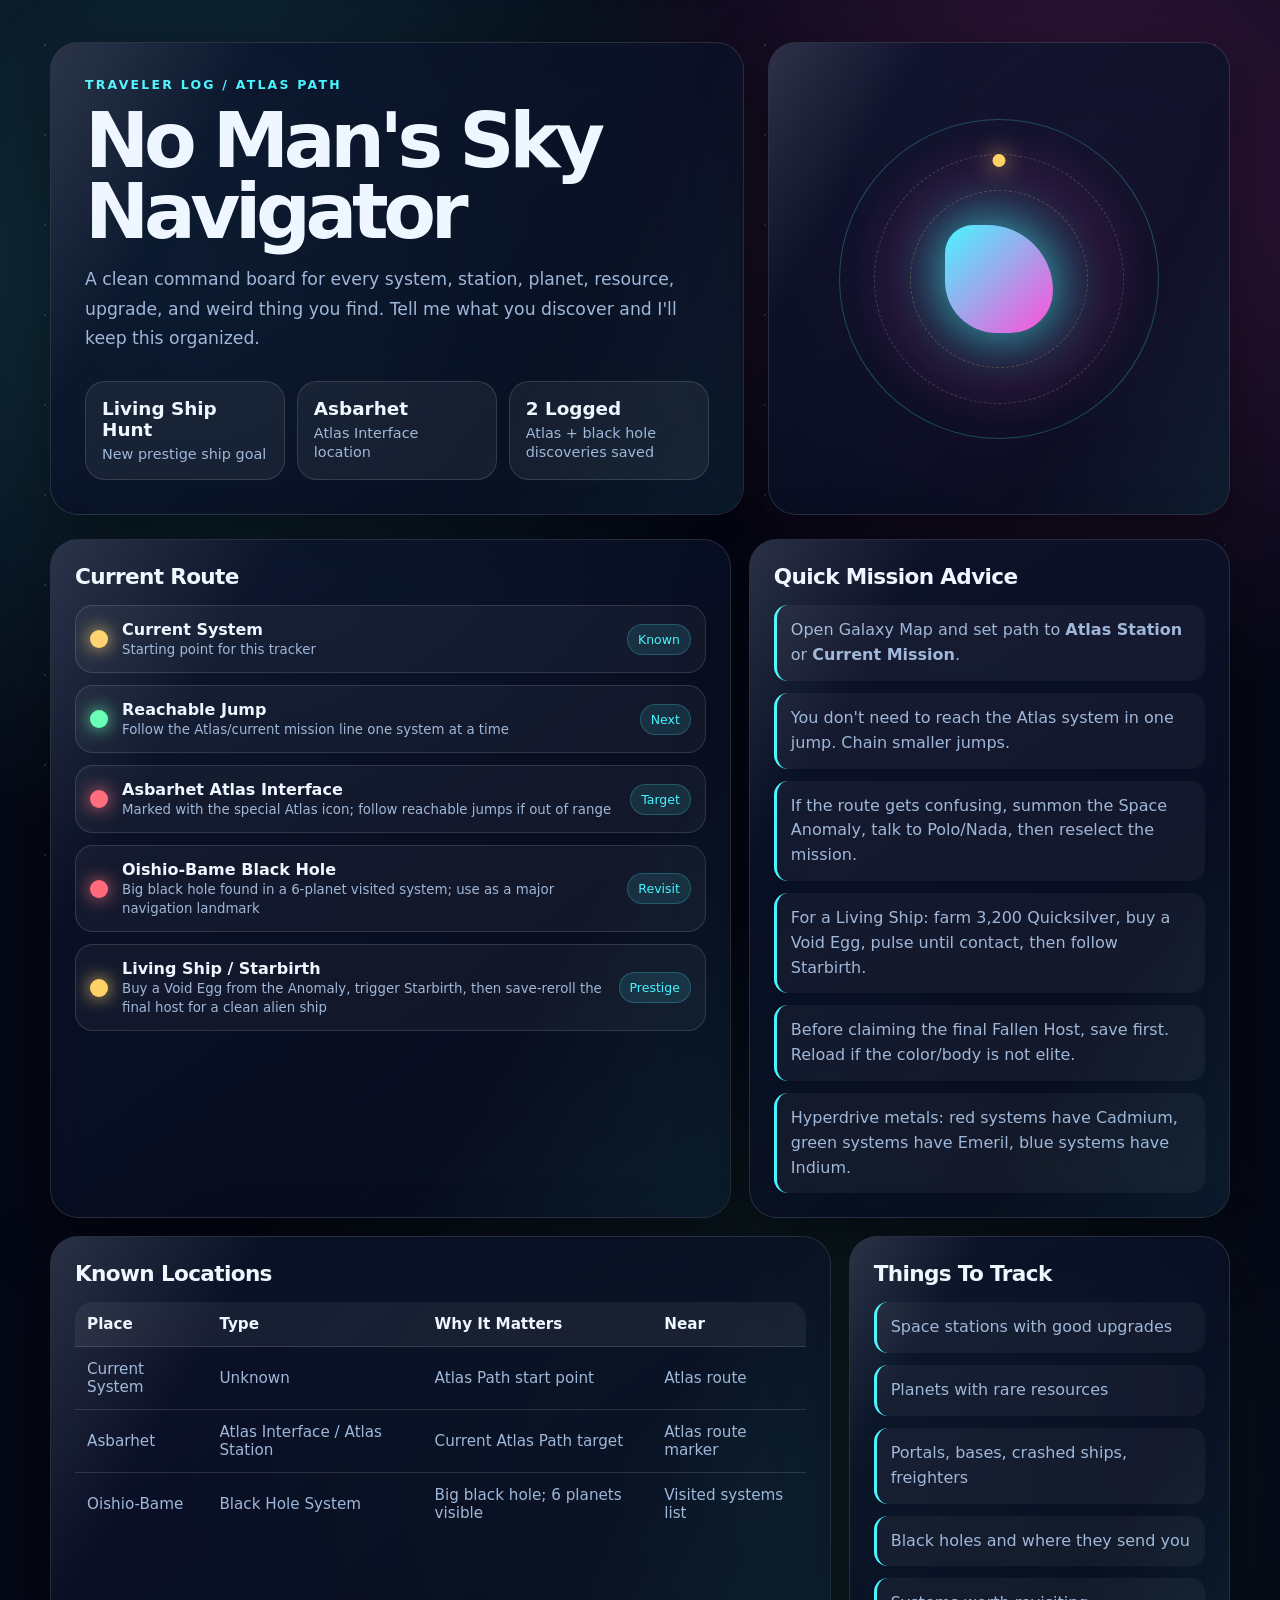
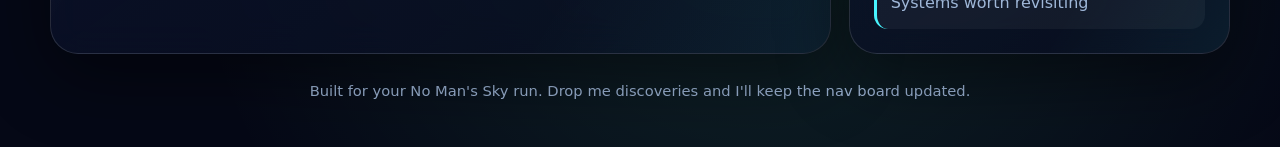
<file: No Mans Sky Navigator/index.html>
<!DOCTYPE html>
<html lang="en">
<head>
  <meta charset="UTF-8" />
  <meta name="viewport" content="width=device-width, initial-scale=1.0" />
  <title>No Man's Sky Navigator</title>
  <style>
    :root {
      --bg: #050816;
      --panel: rgba(13, 22, 48, 0.78);
      --panel-strong: rgba(20, 35, 75, 0.92);
      --text: #eef6ff;
      --muted: #9fb7d8;
      --cyan: #48f5ff;
      --pink: #ff4fd8;
      --gold: #ffd166;
      --green: #63ffb4;
      --danger: #ff6b7a;
      --line: rgba(255, 255, 255, 0.13);
      --shadow: 0 22px 70px rgba(0, 0, 0, 0.48);
    }

    * { box-sizing: border-box; }

    body {
      margin: 0;
      min-height: 100vh;
      font-family: Inter, ui-sans-serif, system-ui, -apple-system, BlinkMacSystemFont, "Segoe UI", sans-serif;
      color: var(--text);
      background:
        radial-gradient(circle at 15% 15%, rgba(72, 245, 255, 0.18), transparent 32%),
        radial-gradient(circle at 85% 10%, rgba(255, 79, 216, 0.2), transparent 28%),
        radial-gradient(circle at 60% 85%, rgba(99, 255, 180, 0.12), transparent 35%),
        var(--bg);
      overflow-x: hidden;
    }

    body::before {
      content: "";
      position: fixed;
      inset: 0;
      background-image:
        radial-gradient(circle, rgba(255,255,255,0.9) 0 1px, transparent 1.2px),
        radial-gradient(circle, rgba(72,245,255,0.7) 0 1px, transparent 1.2px);
      background-size: 90px 90px, 140px 140px;
      background-position: 0 0, 35px 55px;
      opacity: 0.16;
      pointer-events: none;
      animation: drift 28s linear infinite;
    }

    @keyframes drift {
      from { transform: translate3d(0, 0, 0); }
      to { transform: translate3d(-90px, 90px, 0); }
    }

    .shell {
      width: min(1180px, calc(100% - 32px));
      margin: 0 auto;
      padding: 42px 0;
      position: relative;
    }

    .hero {
      display: grid;
      grid-template-columns: 1.2fr 0.8fr;
      gap: 24px;
      align-items: stretch;
      margin-bottom: 24px;
    }

    .card {
      background: linear-gradient(145deg, var(--panel), rgba(7, 12, 30, 0.72));
      border: 1px solid var(--line);
      border-radius: 28px;
      box-shadow: var(--shadow);
      backdrop-filter: blur(18px);
      overflow: hidden;
      position: relative;
    }

    .card::after {
      content: "";
      position: absolute;
      inset: 0;
      background: linear-gradient(120deg, rgba(255,255,255,0.13), transparent 22%, transparent 70%, rgba(72,245,255,0.07));
      pointer-events: none;
    }

    .hero-main { padding: 34px; }

    .eyebrow {
      color: var(--cyan);
      text-transform: uppercase;
      letter-spacing: 0.18em;
      font-size: 0.78rem;
      font-weight: 800;
      margin-bottom: 14px;
    }

    h1 {
      font-size: clamp(2.45rem, 6vw, 5.5rem);
      line-height: 0.92;
      margin: 0 0 18px;
      letter-spacing: -0.07em;
    }

    .hero-main p {
      color: var(--muted);
      font-size: 1.08rem;
      max-width: 680px;
      line-height: 1.7;
      margin: 0;
    }

    .status-grid {
      display: grid;
      grid-template-columns: repeat(3, 1fr);
      gap: 12px;
      margin-top: 28px;
    }

    .stat {
      padding: 16px;
      border-radius: 20px;
      background: rgba(255,255,255,0.055);
      border: 1px solid var(--line);
    }

    .stat strong {
      display: block;
      font-size: 1.15rem;
      color: var(--text);
      margin-bottom: 4px;
    }

    .stat span { color: var(--muted); font-size: 0.9rem; }

    .atlas-card {
      min-height: 360px;
      display: grid;
      place-items: center;
      padding: 24px;
    }

    .orbital {
      width: min(320px, 80vw);
      aspect-ratio: 1;
      border-radius: 50%;
      border: 1px solid rgba(72,245,255,0.25);
      position: relative;
      display: grid;
      place-items: center;
      background: radial-gradient(circle, rgba(72,245,255,0.13), rgba(255,79,216,0.08) 48%, transparent 68%);
      animation: pulse 4s ease-in-out infinite;
    }

    @keyframes pulse {
      0%, 100% { box-shadow: 0 0 40px rgba(72,245,255,0.2); }
      50% { box-shadow: 0 0 85px rgba(255,79,216,0.35); }
    }

    .orbital::before,
    .orbital::after {
      content: "";
      position: absolute;
      inset: 34px;
      border: 1px dashed rgba(255,255,255,0.18);
      border-radius: 50%;
      animation: spin 16s linear infinite;
    }

    .orbital::after {
      inset: 70px;
      border-color: rgba(255,209,102,0.24);
      animation-duration: 9s;
      animation-direction: reverse;
    }

    @keyframes spin { to { transform: rotate(360deg); } }

    .atlas-core {
      width: 108px;
      aspect-ratio: 1;
      border-radius: 30% 70% 45% 55%;
      background: linear-gradient(135deg, var(--cyan), var(--pink));
      filter: drop-shadow(0 0 28px rgba(72,245,255,0.75));
      animation: morph 7s ease-in-out infinite;
      z-index: 2;
    }

    @keyframes morph {
      0%, 100% { border-radius: 30% 70% 45% 55%; transform: rotate(0deg) scale(1); }
      50% { border-radius: 60% 40% 70% 30%; transform: rotate(35deg) scale(1.08); }
    }

    .dot {
      position: absolute;
      width: 13px;
      height: 13px;
      border-radius: 999px;
      background: var(--gold);
      box-shadow: 0 0 22px var(--gold);
      top: 34px;
      left: 50%;
      transform: translateX(-50%);
    }

    .grid {
      display: grid;
      grid-template-columns: repeat(12, 1fr);
      gap: 18px;
    }

    .section { padding: 24px; }
    .span-7 { grid-column: span 7; }
    .span-5 { grid-column: span 5; }
    .span-4 { grid-column: span 4; }
    .span-8 { grid-column: span 8; }

    h2 {
      margin: 0 0 16px;
      font-size: 1.35rem;
      letter-spacing: -0.03em;
    }

    .route {
      display: grid;
      gap: 12px;
    }

    .jump {
      display: grid;
      grid-template-columns: auto 1fr auto;
      gap: 14px;
      align-items: center;
      padding: 14px;
      border: 1px solid var(--line);
      background: rgba(255,255,255,0.045);
      border-radius: 18px;
    }

    .node {
      width: 18px;
      height: 18px;
      border-radius: 50%;
      background: var(--green);
      box-shadow: 0 0 18px var(--green);
    }

    .node.warn { background: var(--danger); box-shadow: 0 0 18px var(--danger); }
    .node.gold { background: var(--gold); box-shadow: 0 0 18px var(--gold); }

    .jump small, .muted { color: var(--muted); }
    .tag {
      padding: 7px 10px;
      border-radius: 999px;
      background: rgba(72,245,255,0.11);
      color: var(--cyan);
      border: 1px solid rgba(72,245,255,0.22);
      font-size: 0.78rem;
      white-space: nowrap;
    }

    table {
      width: 100%;
      border-collapse: collapse;
      overflow: hidden;
      border-radius: 18px;
    }

    th, td {
      text-align: left;
      padding: 13px 12px;
      border-bottom: 1px solid var(--line);
      color: var(--muted);
      font-size: 0.95rem;
    }

    th { color: var(--text); background: rgba(255,255,255,0.06); }
    tr:last-child td { border-bottom: 0; }

    .quick-notes {
      display: grid;
      gap: 12px;
    }

    .note {
      border-left: 3px solid var(--cyan);
      padding: 13px 14px;
      border-radius: 14px;
      background: rgba(255,255,255,0.045);
      color: var(--muted);
      line-height: 1.55;
    }

    .footer {
      color: var(--muted);
      text-align: center;
      padding: 28px 0 6px;
      font-size: 0.92rem;
    }

    @media (max-width: 880px) {
      .hero { grid-template-columns: 1fr; }
      .status-grid { grid-template-columns: 1fr; }
      .span-4, .span-5, .span-7, .span-8 { grid-column: 1 / -1; }
    }
  </style>
</head>
<body>
  <main class="shell">
    <section class="hero">
      <div class="card hero-main">
        <div class="eyebrow">Traveler Log / Atlas Path</div>
        <h1>No Man's Sky Navigator</h1>
        <p>A clean command board for every system, station, planet, resource, upgrade, and weird thing you find. Tell me what you discover and I'll keep this organized.</p>
        <div class="status-grid">
          <div class="stat"><strong>Living Ship Hunt</strong><span>New prestige ship goal</span></div>
          <div class="stat"><strong>Asbarhet</strong><span>Atlas Interface location</span></div>
          <div class="stat"><strong>2 Logged</strong><span>Atlas + black hole discoveries saved</span></div>
        </div>
      </div>

      <div class="card atlas-card">
        <div class="orbital" aria-label="Animated Atlas route visual">
          <div class="dot"></div>
          <div class="atlas-core"></div>
        </div>
      </div>
    </section>

    <section class="grid">
      <div class="card section span-7">
        <h2>Current Route</h2>
        <div class="route">
          <div class="jump">
            <div class="node gold"></div>
            <div><strong>Current System</strong><br><small>Starting point for this tracker</small></div>
            <span class="tag">Known</span>
          </div>
          <div class="jump">
            <div class="node"></div>
            <div><strong>Reachable Jump</strong><br><small>Follow the Atlas/current mission line one system at a time</small></div>
            <span class="tag">Next</span>
          </div>
          <div class="jump">
            <div class="node warn"></div>
            <div><strong>Asbarhet Atlas Interface</strong><br><small>Marked with the special Atlas icon; follow reachable jumps if out of range</small></div>
            <span class="tag">Target</span>
          </div>
          <div class="jump">
            <div class="node warn"></div>
            <div><strong>Oishio-Bame Black Hole</strong><br><small>Big black hole found in a 6-planet visited system; use as a major navigation landmark</small></div>
            <span class="tag">Revisit</span>
          </div>
          <div class="jump">
            <div class="node gold"></div>
            <div><strong>Living Ship / Starbirth</strong><br><small>Buy a Void Egg from the Anomaly, trigger Starbirth, then save-reroll the final host for a clean alien ship</small></div>
            <span class="tag">Prestige</span>
          </div>
        </div>
      </div>

      <div class="card section span-5">
        <h2>Quick Mission Advice</h2>
        <div class="quick-notes">
          <div class="note">Open Galaxy Map and set path to <strong>Atlas Station</strong> or <strong>Current Mission</strong>.</div>
          <div class="note">You don't need to reach the Atlas system in one jump. Chain smaller jumps.</div>
          <div class="note">If the route gets confusing, summon the Space Anomaly, talk to Polo/Nada, then reselect the mission.</div>
          <div class="note">For a Living Ship: farm 3,200 Quicksilver, buy a Void Egg, pulse until contact, then follow Starbirth.</div>
          <div class="note">Before claiming the final Fallen Host, save first. Reload if the color/body is not elite.</div>
          <div class="note">Hyperdrive metals: red systems have Cadmium, green systems have Emeril, blue systems have Indium.</div>
        </div>
      </div>

      <div class="card section span-8">
        <h2>Known Locations</h2>
        <table>
          <thead>
            <tr><th>Place</th><th>Type</th><th>Why It Matters</th><th>Near</th></tr>
          </thead>
          <tbody>
            <tr><td>Current System</td><td>Unknown</td><td>Atlas Path start point</td><td>Atlas route</td></tr>
            <tr><td>Asbarhet</td><td>Atlas Interface / Atlas Station</td><td>Current Atlas Path target</td><td>Atlas route marker</td></tr>
            <tr><td>Oishio-Bame</td><td>Black Hole System</td><td>Big black hole; 6 planets visible</td><td>Visited systems list</td></tr>
          </tbody>
        </table>
      </div>

      <div class="card section span-4">
        <h2>Things To Track</h2>
        <div class="quick-notes">
          <div class="note">Space stations with good upgrades</div>
          <div class="note">Planets with rare resources</div>
          <div class="note">Portals, bases, crashed ships, freighters</div>
          <div class="note">Black holes and where they send you</div>
          <div class="note">Systems worth revisiting</div>
        </div>
      </div>
    </section>

    <div class="footer">Built for your No Man's Sky run. Drop me discoveries and I'll keep the nav board updated.</div>
  </main>
</body>
</html>
</file>
